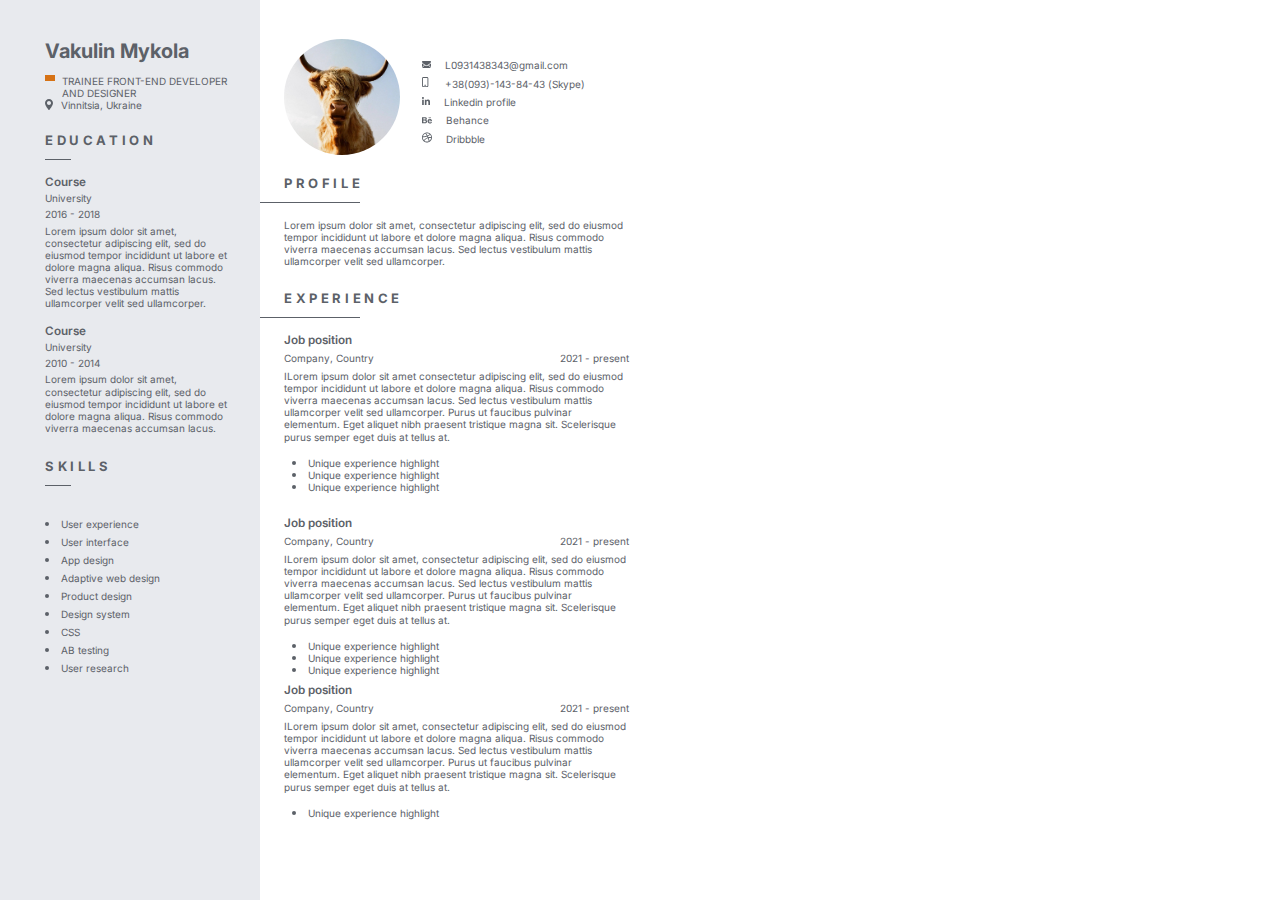
<file: index.html>
<!DOCTYPE html>
<html lang="en">
<head>
    <meta charset="UTF-8">
    <meta name="viewport" content="width=device-width, initial-scale=1.0">
    <title>Mykola Vakulin CV</title>
    <link rel="stylesheet" href="./styles/index.css" />
    <link rel="stylesheet" href="./styles/reset.css" />
    <link rel="preconnect" href="https://fonts.googleapis.com">
<link rel="preconnect" href="https://fonts.gstatic.com" crossorigin>
<link href="https://fonts.googleapis.com/css2?family=Inter:ital,opsz,wght@0,14..32,100..900;1,14..32,100..900&family=Nunito:ital,wght@0,200..1000;1,200..1000&display=swap" rel="stylesheet">
</head>
<body>
    <div class="container">
    <section class="left-section">
        <div class="user-info">
            <div class="user-info-general">
                <h1 class="user-info-fullname">Vakulin Mykola</h1>
                <div class="user-info-position-block">
                <span class="position-title">TRAINEE FRONT-END DEVELOPER AND DESIGNER</span>
                </div>
            </div>
            <div class="user-info-location">
                <span class="Location">Vinnitsia, Ukraine</span>
            </div>
        </div>
        <div class="education">
            <h2>EDUCATION</h2>
            <div class="course-1">
                <h3>Course</h3>
                <span>University</span>
                <span>2016 - 2018</span>
                <span>Lorem ipsum dolor sit amet, consectetur adipiscing elit, sed do eiusmod tempor incididunt ut labore et dolore magna aliqua. Risus commodo viverra maecenas accumsan lacus. Sed lectus vestibulum mattis ullamcorper velit sed ullamcorper. </span>
            </div>
            <div class="course-2">
                <h3>Course</h3>
                <span>University</span>
                <span>2010 - 2014</span>
                <span>Lorem ipsum dolor sit amet, consectetur adipiscing elit, sed do eiusmod tempor incididunt ut labore et dolore magna aliqua. Risus commodo viverra maecenas accumsan lacus. </span>
            </div>
        </div>
        <div class="skills">
            <h2>SKILLS</h2>
                <div class="skills-list">
                    <span>User experience</span>
                    <span>User interface</span>
                    <span>App design</span>
                    <span>Adaptive web design</span>
                    <span>Product design</span>
                    <span>Design system</span>
                    <span>CSS</span>
                    <span>AB testing</span>
                    <span>User research</span>
                </div>
        </div>
    </section>
    <section class="right-section">
        <div class="photo-contact">
            <div class="photo-cv">
                <img id="photo" src="./images/photo-cv.jpg" alt="Vakulin Mykola">
            </div>
            <div class="contact-information">
                <div>
                    <a class="logo-mail" href="mailto:l0931438343@gmail.com">L0931438343@gmail.com</a>
                </div>
                <div>
                    <a class="logo-telephone" href="skype:+380931438343?call">+38(093)-143-84-43 (Skype)</a>
                </div>
                <div>
                    <a class="logo-linkedin" href="https://www.linkedin.com/in/%D0%BC%D0%B8%D0%BA%D0%BE%D0%BB%D0%B0-%D0%BC%D0%B8%D0%BA%D0%BE%D0%BB%D0%B0-397a89330/" target="_blank">Linkedin profile</a>
                </div>
                <div>
                    <a class="logo logo-behance" href="https://www.behance.net/nikolayvakulin" target="_blank">Behance</a>
                </div>
                <div>
                    <a class="logo logo-dribbble" href="https://dribbble.com/ME_COLA" target="_blank">Dribbble</a>
                </div>
            </div>
        </div>
        <div class="profile-and-experience">
            <div class="profile">
                <h2>PROFILE</h2>
                <span>Lorem ipsum dolor sit amet, consectetur adipiscing elit, sed do eiusmod tempor incididunt ut labore et dolore magna aliqua. Risus commodo viverra maecenas accumsan lacus. Sed lectus vestibulum mattis ullamcorper velit sed ullamcorper.</span>
            </div>
            <div class="experience">
                <h2>EXPERIENCE</h2>
                <div class="job-position-1">
                    <div class="job-position-top">
                        <h3>Job position</h3>
                        <div class="company-country-row">
                            <span>Company, Country</span>
                            <span>2021 - present</span>
                        </div>
                    <span>ILorem ipsum dolor sit amet consectetur adipiscing elit, sed do eiusmod tempor incididunt ut labore et dolore magna aliqua. Risus commodo viverra maecenas accumsan lacus. Sed lectus vestibulum mattis ullamcorper velit sed ullamcorper. Purus ut faucibus pulvinar elementum. Eget aliquet nibh praesent tristique magna sit. Scelerisque purus semper eget duis at tellus at.</span>
                    <div class="expirience-list">
                        <span>Unique experience highlight</span>
                        <span>Unique experience highlight</span>
                        <span>Unique experience highlight</span>
                    </div>
                </div>
                <div class="job-position-2">
                    <div class="job-position-top">
                        <h3>Job position</h3>
                        <div class="company-country-row">
                            <span>Company, Country</span>
                            <span>2021 - present</span>
                        </div>
                    <span>ILorem ipsum dolor sit amet, consectetur adipiscing elit, sed do eiusmod tempor incididunt ut labore et dolore magna aliqua. Risus commodo viverra maecenas accumsan lacus. Sed lectus vestibulum mattis ullamcorper velit sed ullamcorper. Purus ut faucibus pulvinar elementum. Eget aliquet nibh praesent tristique magna sit. Scelerisque purus semper eget duis at tellus at.</span>
                    <div class="expirience-list">
                        <span>Unique experience highlight</span>
                        <span>Unique experience highlight</span>
                        <span>Unique experience highlight</span>
                    </div>
                </div>
                <div class="job-position-1">
                    <div class="job-position-top">
                        <h3>Job position</h3>
                        <div class="company-country-row">
                            <span>Company, Country</span>
                            <span>2021 - present</span>
                        </div>
                    <span>ILorem ipsum dolor sit amet, consectetur adipiscing elit, sed do eiusmod tempor incididunt ut labore et dolore magna aliqua. Risus commodo viverra maecenas accumsan lacus. Sed lectus vestibulum mattis ullamcorper velit sed ullamcorper. Purus ut faucibus pulvinar elementum. Eget aliquet nibh praesent tristique magna sit. Scelerisque purus semper eget duis at tellus at.</span>
                    <div class="expirience-list">
                        <span>Unique experience highlight</span>
                    </div>
                </div>
            </div>
        </div>
    </section>
</div>
</body>
</html>
</file>
<file: styles/index.css>
body {
  width: 100vw;
  height: 100vh;
  font-family: inter, Arial;
  color: #5C6168;
  font-size: 10px;
  font-weight: 400;
  line-height: 12.1px;
}
.container {
  display: flex;
  height: 100%;
}
.left-section {
  max-width: 205px;
  width: 100%;
  background: #E8EAEE;
  padding: 39px 10px 0px 45px;
}
.user-info, .user-info-general {
  display: flex;
  flex-direction: column;
}
.user-info-general{
  gap: 12px;
}
.user-info-fullname {
  font-size: 20px;
  font-weight: bold;
  color: #5C6168;
  line-height: 24.2px;
}
.user-info-position-block {
  display: flex;
  flex-direction: row;
  gap: 7px;
}
.user-info-position {
  font-size: 10px;
  display: flex;
  gap: 7px;
  padding-bottom: 8px;
}
.user-info-position-mark {
  width: 10px;
height: 6px;
background-color: #d67215;
margin-right: 8px;
margin-top: 4px;
flex-shrink: 0;
}
.user-info-location {
  color: #5C6168;
  font-size: 10px;
  display: flex;
}
.user-info-location > img {
  margin-right: 8px;
  width: 8px;
  height: 10px;
}
h2 {
  font-size: 13px;
  font-weight: 700;
  letter-spacing: 3.6px;
  line-height: 15.73px;
}
.education {
  margin-top: 22px;
  display: flex;
  flex-direction: column;
}
.bottom-line, .skills-bottom-line, .bottom-line-wide {
  height: 1px;
  width: 26px;
  background-color: #5C6168;
  margin-top: 10px;
  margin-bottom: 16px;
}
.course-1 {
  display: flex;
  flex-direction: column;
  gap: 4px;
  font-size: 10px;
  margin-bottom: 16px;
  padding-right: 14px;
}
h3 {
  font-weight: 600;
}
.course-2 {
  display: flex;
  flex-direction: column;
  gap: 4px;
  font-size: 10px;
  padding-right: 14px;
  margin-bottom: 25px;
}

#photo {
  width: 116px;
  border-radius: 50%;
}
.photo-cv {
  display: flex;
  padding: 39px 0px 0px 24px;
}
a {
  color: #5C6168;
  background-color: transparent;
  text-decoration: none;
}
.contact-information {
  display: flex;
  flex-direction: column;
  height: 84.39px;
  width: 206px;
  gap: 6px;
  padding: 59px 22px 0px 0px;
}
.logo-mail {
  width: 9px;
}
.logo-telephone {
  width: 6.36px;
}
.logo-linkedin {
  width: 8px;
}
.logo-behance {
  width: 10px;
}
.logo-dribbble{
  width: 10px;
}
.photo-contact {
  display: flex;
  flex-direction: row;
}
.contact-information span,
.contact-information a {
  padding-left: 22px;
}
.logo {
  padding-left: 22px;
}
.profile {
  padding-top: 21px;
}
.experience {
  padding-top: 24px;
}
.profile-and-experience {
  display: flex;
  flex-direction: column;
  width: 345px;
  margin-left: 24px;
}
.bottom-line-wide {
  width: 100px;
  margin-left: -24px;
}
.company-country-row {
  display: flex;
  flex-direction: row;
  justify-content: space-between;
}
.expirience-list {
  list-style-position: inside;
  padding: 8px;
}
.job-position-top {
  display: flex;
  flex-direction:column;
  gap: 6px;
}
.job-position-2, .job-position-3 {
  padding-top: 16px;
}
.user-info-position-block::before {
  position: static;
  content: "";
  display: block;
  width: 10px;
  height: 6px;
  background-color: #d67215;
  flex-shrink: 0;
}
h2::after {
  content: "";
  display: block;
  height: 1px;
  width: 26px;
  background-color: #5C6168;
  margin-top: 10px;
  margin-bottom: 16px;
}
.right-section h2::after {
  width: 100px;
  margin-left: -24px;
}
.user-info-location::before {
  content: url(/images/Vector.svg);
  position: static;
  margin-right: 8px;
  width: 8px;
  height: 10px;
}

.skills-list {
  display: flex;
  flex-direction: column;
  width: 146px;
  height: 156px;
  gap: 6px;
  padding-top: 16px;
}
.skills-list span{
  display: flex;
  flex-direction: row;
  align-items: center;
}
.skills-list >span::before {
  position: static;
  content: "";
  display: block;
  border-radius: 50%;
  height: 4px;
  width: 4px;
  flex-shrink: 0;
  margin-right: 12px;
  background-color: #5C6168;
}
.expirience-list span{
  display: flex;
  flex-direction: row;
  align-items: center;
  padding: 0px;
}
.expirience-list span::before{
  position: static;
  content: "";
  display: block;
  border-radius: 50%;
  height: 4px;
  width: 4px;
  flex-shrink: 0;
  margin-right: 12px;
  background-color: #5C6168;
}

.logo-mail::before{
  content: url(/images/logo-mail.svg);
  position: static;
  margin-right: 14px;
}
.logo-telephone::before {
  content: url(/images/logo-phone.svg);
  position: static;
  margin-right: 15.64px;
}
.logo-linkedin::before {
  content: url(/images/logo-linkedin.svg);
  position: static;
  margin-right: 14px;
}
.logo-behance::before {
  content: url(/images/logo-behance.svg);
  position: static;
  margin-right: 14px;
}
.logo-dribbble::before {
  content: url(/images/logo-dribbble.svg);
  position: static;
  margin-right: 14px;
}
</file>
